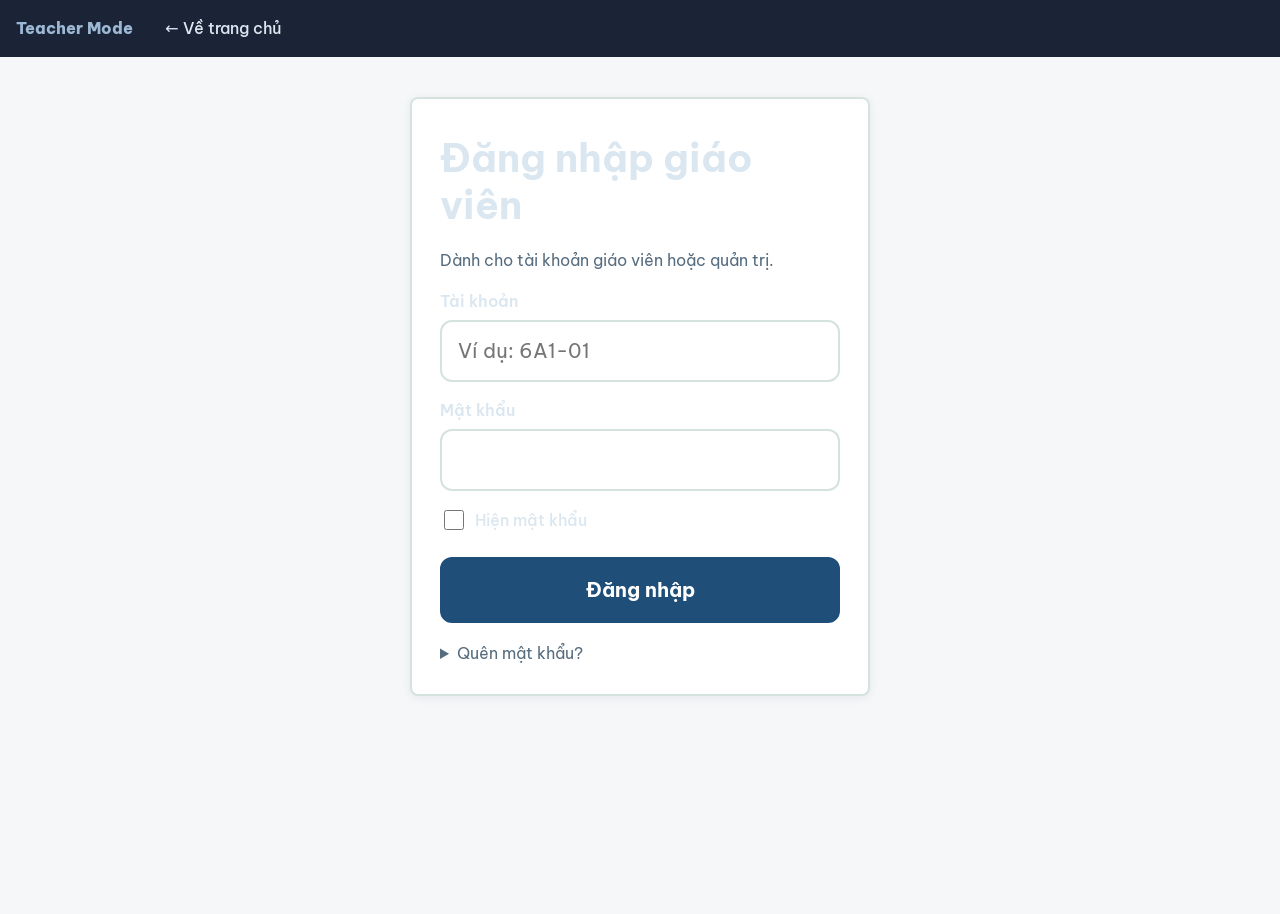
<file: teacher/index.html>
<!DOCTYPE html>
<html lang="vi">
<head>
<meta charset="utf-8"><meta name="viewport" content="width=device-width, initial-scale=1">
<title>Teacher Mode – Tin học cùng Thầy Diễn</title>
<link rel="preconnect" href="https://fonts.googleapis.com"><link href="https://fonts.googleapis.com/css2?family=Be+Vietnam+Pro:wght@400;500;600;700;800&display=swap" rel="stylesheet">
<link rel="stylesheet" href="../assets/css/variables.css"><link rel="stylesheet" href="../assets/css/base.css"><link rel="stylesheet" href="../assets/css/components.css"><link rel="stylesheet" href="../assets/css/responsive.css"><link rel="stylesheet" href="../assets/css/teacher.css">
</head>
<body class="teacher">
<nav class="nav" aria-label="Menu giáo viên"><span class="logo">Teacher Mode</span><a href="../index.html">← Về trang chủ</a><span id="nav-user" class="nav-user"></span></nav>
<main class="page wide" id="teacher-root"></main>
<script src="../data/school-levels.js"></script>
<script src="../data/lessons.js"></script>
<script src="../assets/js/config.js"></script>
<script src="../assets/js/storage.js"></script>
<script src="../assets/js/session.js"></script>
<script src="../assets/js/auth-api.js"></script>
<script src="../assets/js/auth.js"></script>
<script src="../assets/js/login-ui.js"></script>
<script src="../assets/js/password-ui.js"></script>
<script src="../assets/js/teacher-api.js"></script>
<script src="../assets/js/teacher-csv.js"></script>
<script src="../assets/js/teacher-dashboard.js"></script>
<script src="../assets/js/teacher.js"></script>
</body>
</html>
</file>
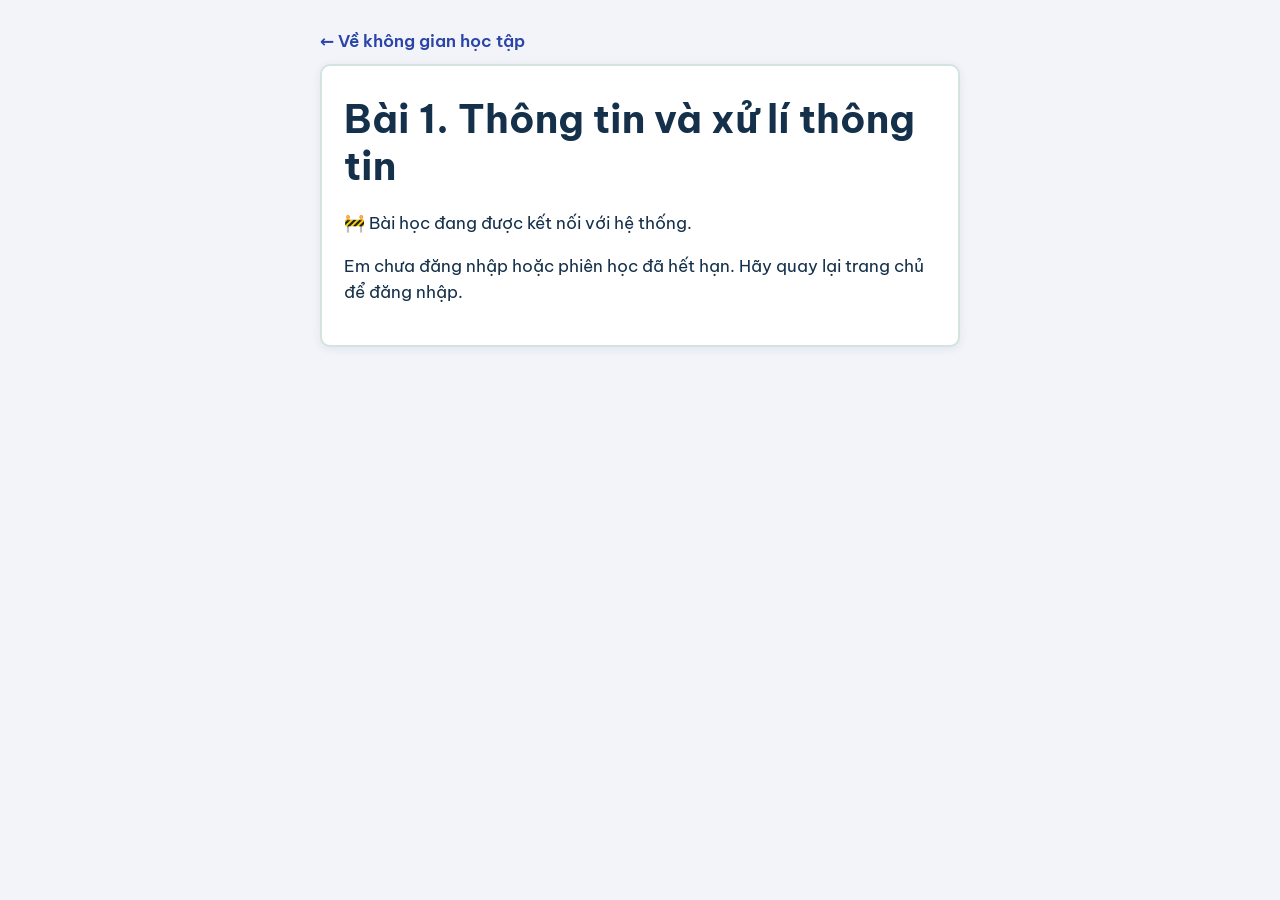
<file: lessons/grade10/bai1/index.html>
<!DOCTYPE html>
<html lang="vi">
<head>
<meta charset="utf-8"><meta name="viewport" content="width=device-width, initial-scale=1">
<title>Bài học mẫu – G10-B1</title>
<link rel="preconnect" href="https://fonts.googleapis.com"><link href="https://fonts.googleapis.com/css2?family=Be+Vietnam+Pro:wght@400;500;600;700;800&display=swap" rel="stylesheet">
<link rel="stylesheet" href="../../../assets/css/variables.css"><link rel="stylesheet" href="../../../assets/css/base.css"><link rel="stylesheet" href="../../../assets/css/components.css"><link rel="stylesheet" href="../../../assets/css/responsive.css">
</head>
<body data-lesson-id="G10-B1" data-level="THPT">
<main class="page narrow">
  <a class="back" href="../../../index.html#/dashboard">← Về không gian học tập</a>
  <div class="card prose">
    <h1 id="f-lesson"></h1>
    <p>🚧 Bài học đang được kết nối với hệ thống.</p>
    <p id="no-session" hidden>Em chưa đăng nhập hoặc phiên học đã hết hạn. Hãy quay lại trang chủ để đăng nhập.</p>
    <table id="info">
      <tr><th scope="row">StudentUID</th><td id="f-studentUid"></td></tr>
      <tr><th scope="row">StudentID</th><td id="f-studentId"></td></tr>
      <tr><th scope="row">Họ tên</th><td id="f-fullName"></td></tr>
      <tr><th scope="row">Lớp</th><td id="f-classId"></td></tr>
      <tr><th scope="row">Khối</th><td id="f-grade"></td></tr>
      <tr><th scope="row">LessonID</th><td id="f-lessonId"></td></tr>
    </table>
  </div>
</main>
<script src="../../../data/lessons.js"></script>
<script src="../../../assets/js/lesson-bridge.js"></script>
<script src="../../../assets/js/lesson-placeholder.js"></script>
</body>
</html>
</file>
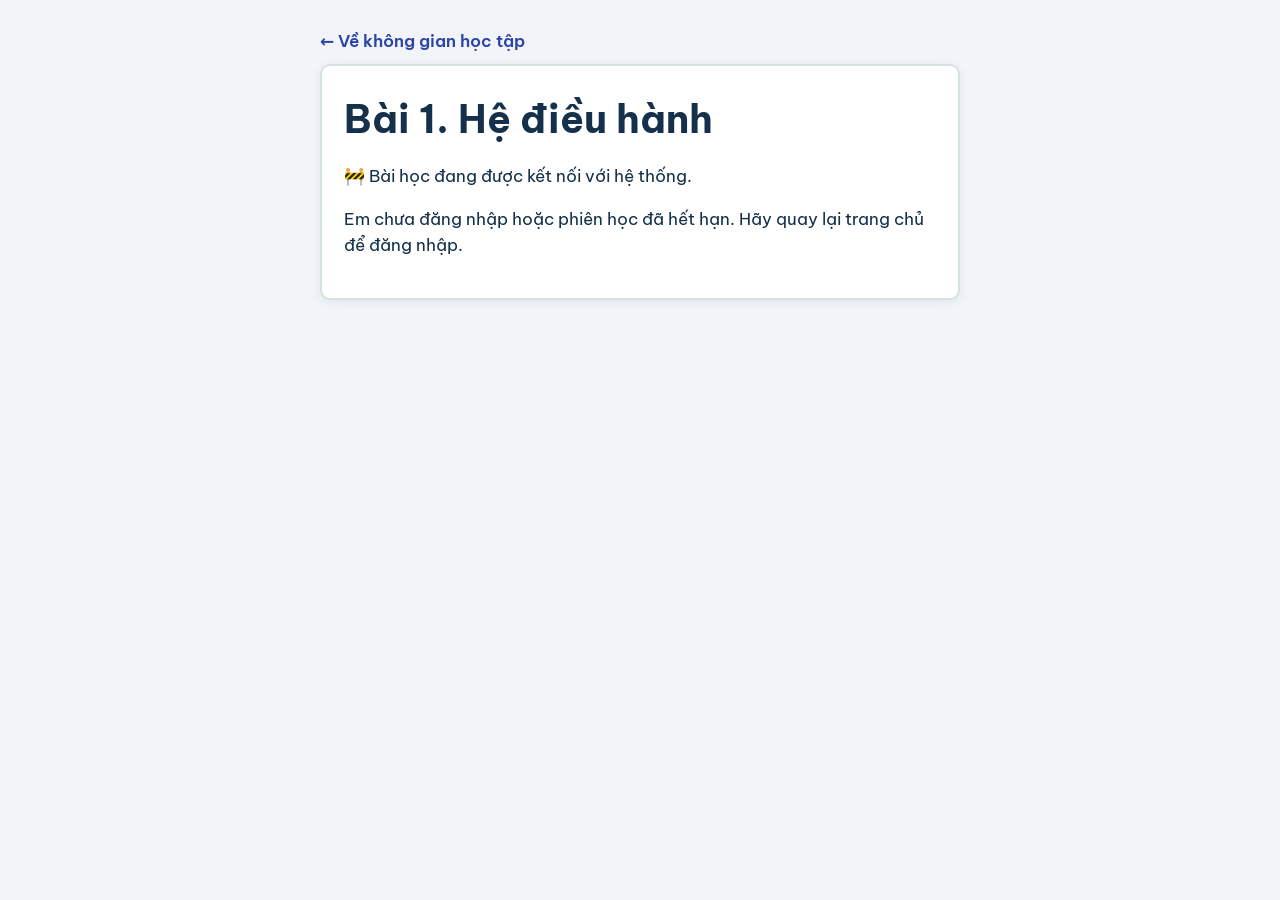
<file: lessons/grade11/bai1/index.html>
<!DOCTYPE html>
<html lang="vi">
<head>
<meta charset="utf-8"><meta name="viewport" content="width=device-width, initial-scale=1">
<title>Bài học mẫu – G11-B1</title>
<link rel="preconnect" href="https://fonts.googleapis.com"><link href="https://fonts.googleapis.com/css2?family=Be+Vietnam+Pro:wght@400;500;600;700;800&display=swap" rel="stylesheet">
<link rel="stylesheet" href="../../../assets/css/variables.css"><link rel="stylesheet" href="../../../assets/css/base.css"><link rel="stylesheet" href="../../../assets/css/components.css"><link rel="stylesheet" href="../../../assets/css/responsive.css">
</head>
<body data-lesson-id="G11-B1" data-level="THPT">
<main class="page narrow">
  <a class="back" href="../../../index.html#/dashboard">← Về không gian học tập</a>
  <div class="card prose">
    <h1 id="f-lesson"></h1>
    <p>🚧 Bài học đang được kết nối với hệ thống.</p>
    <p id="no-session" hidden>Em chưa đăng nhập hoặc phiên học đã hết hạn. Hãy quay lại trang chủ để đăng nhập.</p>
    <table id="info">
      <tr><th scope="row">StudentUID</th><td id="f-studentUid"></td></tr>
      <tr><th scope="row">StudentID</th><td id="f-studentId"></td></tr>
      <tr><th scope="row">Họ tên</th><td id="f-fullName"></td></tr>
      <tr><th scope="row">Lớp</th><td id="f-classId"></td></tr>
      <tr><th scope="row">Khối</th><td id="f-grade"></td></tr>
      <tr><th scope="row">LessonID</th><td id="f-lessonId"></td></tr>
    </table>
  </div>
</main>
<script src="../../../data/lessons.js"></script>
<script src="../../../assets/js/lesson-bridge.js"></script>
<script src="../../../assets/js/lesson-placeholder.js"></script>
</body>
</html>
</file>
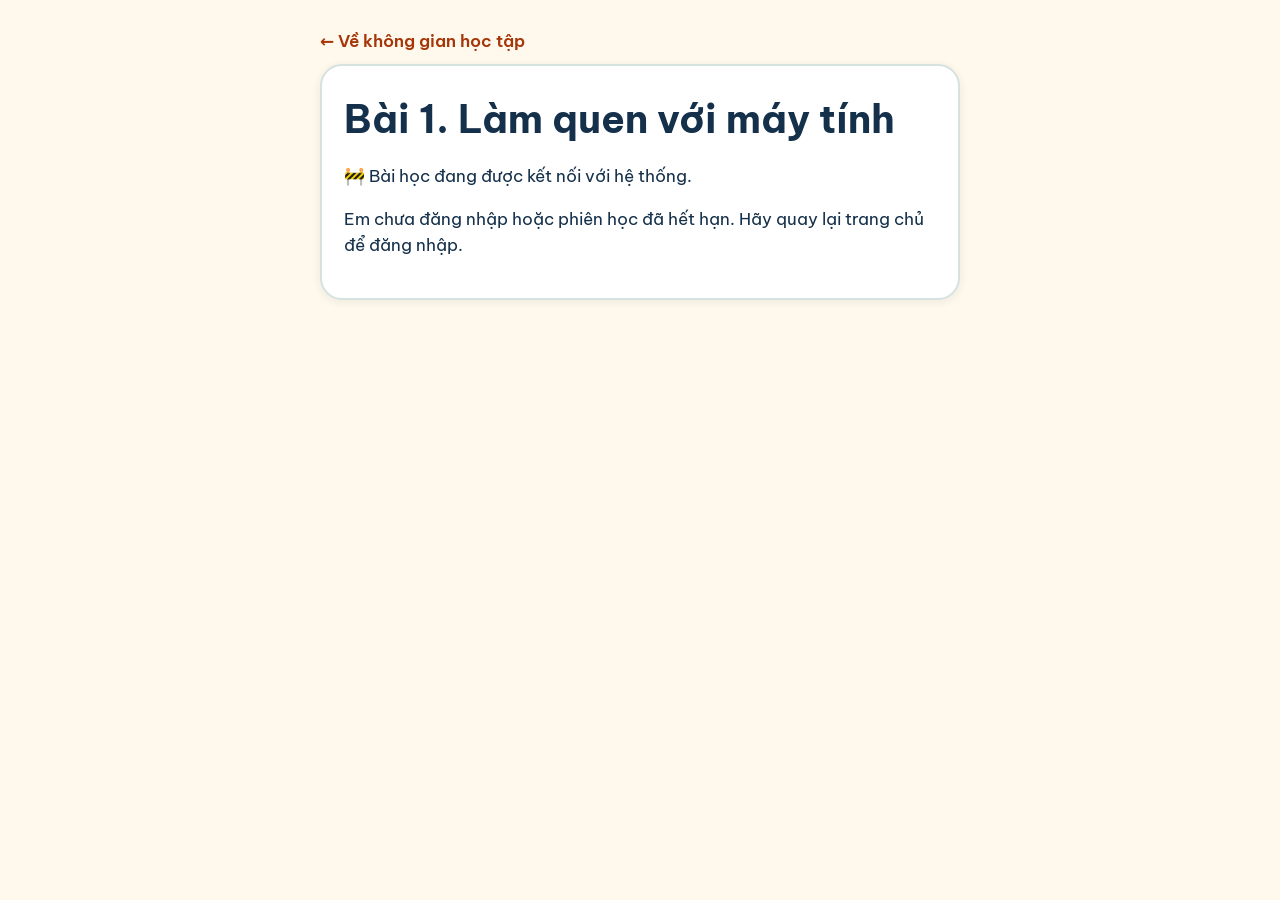
<file: lessons/grade4/bai1/index.html>
<!DOCTYPE html>
<html lang="vi">
<head>
<meta charset="utf-8"><meta name="viewport" content="width=device-width, initial-scale=1">
<title>Bài học mẫu – G4-B1</title>
<link rel="preconnect" href="https://fonts.googleapis.com"><link href="https://fonts.googleapis.com/css2?family=Be+Vietnam+Pro:wght@400;500;600;700;800&display=swap" rel="stylesheet">
<link rel="stylesheet" href="../../../assets/css/variables.css"><link rel="stylesheet" href="../../../assets/css/base.css"><link rel="stylesheet" href="../../../assets/css/components.css"><link rel="stylesheet" href="../../../assets/css/responsive.css">
</head>
<body data-lesson-id="G4-B1" data-level="TIEUHOC">
<main class="page narrow">
  <a class="back" href="../../../index.html#/dashboard">← Về không gian học tập</a>
  <div class="card prose">
    <h1 id="f-lesson"></h1>
    <p>🚧 Bài học đang được kết nối với hệ thống.</p>
    <p id="no-session" hidden>Em chưa đăng nhập hoặc phiên học đã hết hạn. Hãy quay lại trang chủ để đăng nhập.</p>
    <table id="info">
      <tr><th scope="row">StudentUID</th><td id="f-studentUid"></td></tr>
      <tr><th scope="row">StudentID</th><td id="f-studentId"></td></tr>
      <tr><th scope="row">Họ tên</th><td id="f-fullName"></td></tr>
      <tr><th scope="row">Lớp</th><td id="f-classId"></td></tr>
      <tr><th scope="row">Khối</th><td id="f-grade"></td></tr>
      <tr><th scope="row">LessonID</th><td id="f-lessonId"></td></tr>
    </table>
  </div>
</main>
<script src="../../../data/lessons.js"></script>
<script src="../../../assets/js/lesson-bridge.js"></script>
<script src="../../../assets/js/lesson-placeholder.js"></script>
</body>
</html>
</file>
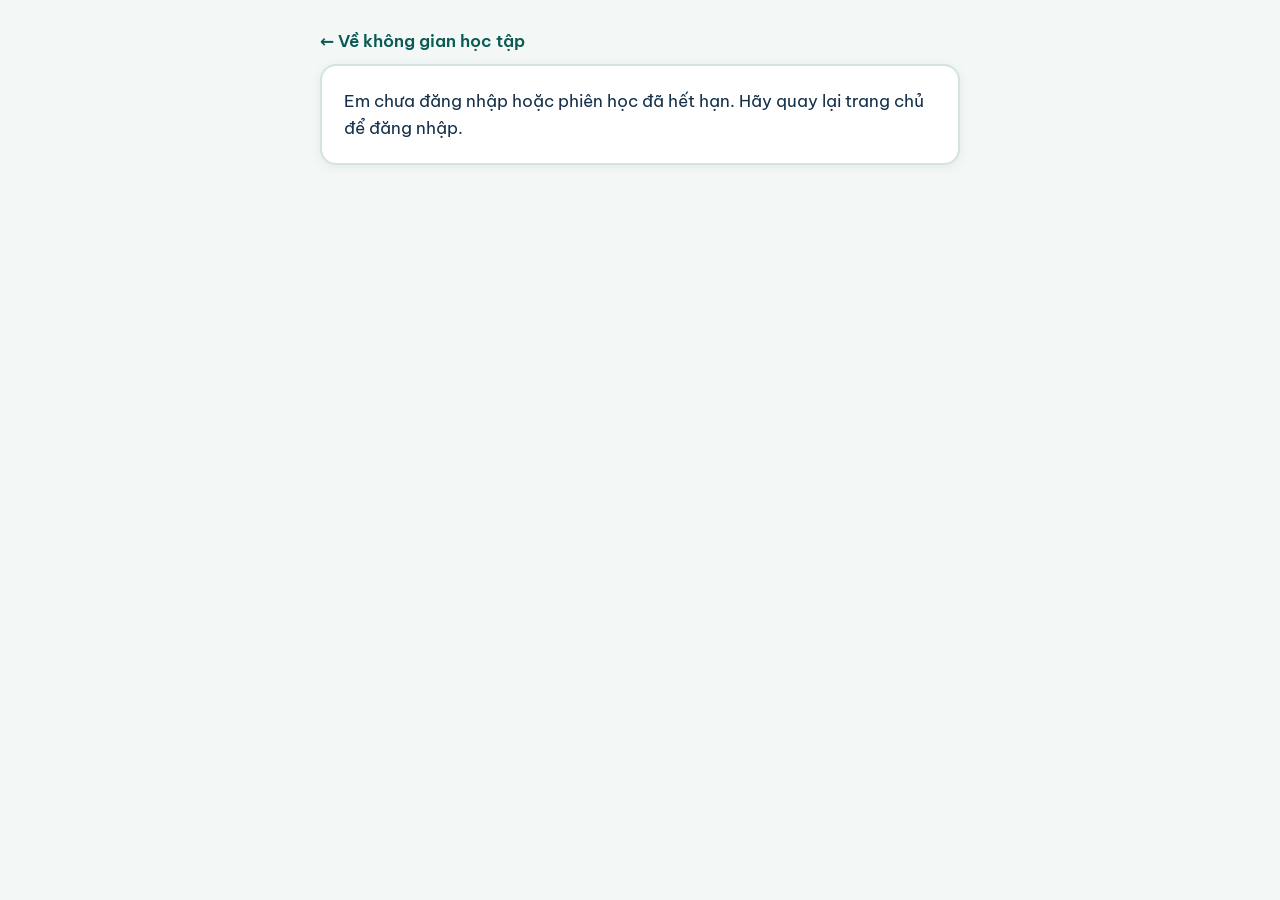
<file: lessons/grade6/bai3/index.html>
<!DOCTYPE html>
<html lang="vi">
<head>
<meta charset="utf-8"><meta name="viewport" content="width=device-width, initial-scale=1">
<title>Bài 3. Thông tin trong máy tính (G6-L03)</title>
<link rel="preconnect" href="https://fonts.googleapis.com"><link href="https://fonts.googleapis.com/css2?family=Be+Vietnam+Pro:wght@400;500;600;700;800&display=swap" rel="stylesheet">
<link rel="stylesheet" href="../../../assets/css/variables.css"><link rel="stylesheet" href="../../../assets/css/base.css"><link rel="stylesheet" href="../../../assets/css/components.css"><link rel="stylesheet" href="../../../assets/css/responsive.css">
</head>
<body data-lesson-id="G6-L03" data-legacy-lesson-id="G6-B3" data-level="THCS" data-golden-json="../../../data/lessons/G6-L03.golden.json">
<main class="page narrow">
  <a class="back" href="../../../index.html#/dashboard">← Về không gian học tập</a>
  <div class="card prose" id="lesson-root">
    <div id="lesson-loading" role="status">Đang tải dữ liệu bài học...</div>
    <div id="lesson-error" class="alert error" hidden></div>
    <div id="no-session" hidden>Em chưa đăng nhập hoặc phiên học đã hết hạn. Hãy quay lại trang chủ để đăng nhập.</div>
    <div id="lesson-host" hidden></div>
  </div>
</main>
<script src="../../../data/lessons.js"></script>
<script src="../../../assets/js/config.js"></script>
<script src="../../../assets/js/storage.js"></script>
<script src="../../../assets/js/session.js"></script>
<script src="../../../assets/js/auth-api.js"></script>
<script src="../../../assets/js/api-client.js"></script>
<script src="../../../assets/js/sync-manager.js"></script>
<script src="../../../assets/js/progress-service.js"></script>
<script src="../../../assets/js/response-service.js"></script>
<script src="../../../assets/js/learning-timer.js"></script>
<script src="../../../assets/js/lesson-bridge.js"></script>
<script src="../../../assets/js/golden-lesson-renderer.js"></script>
</body>
</html>
</file>
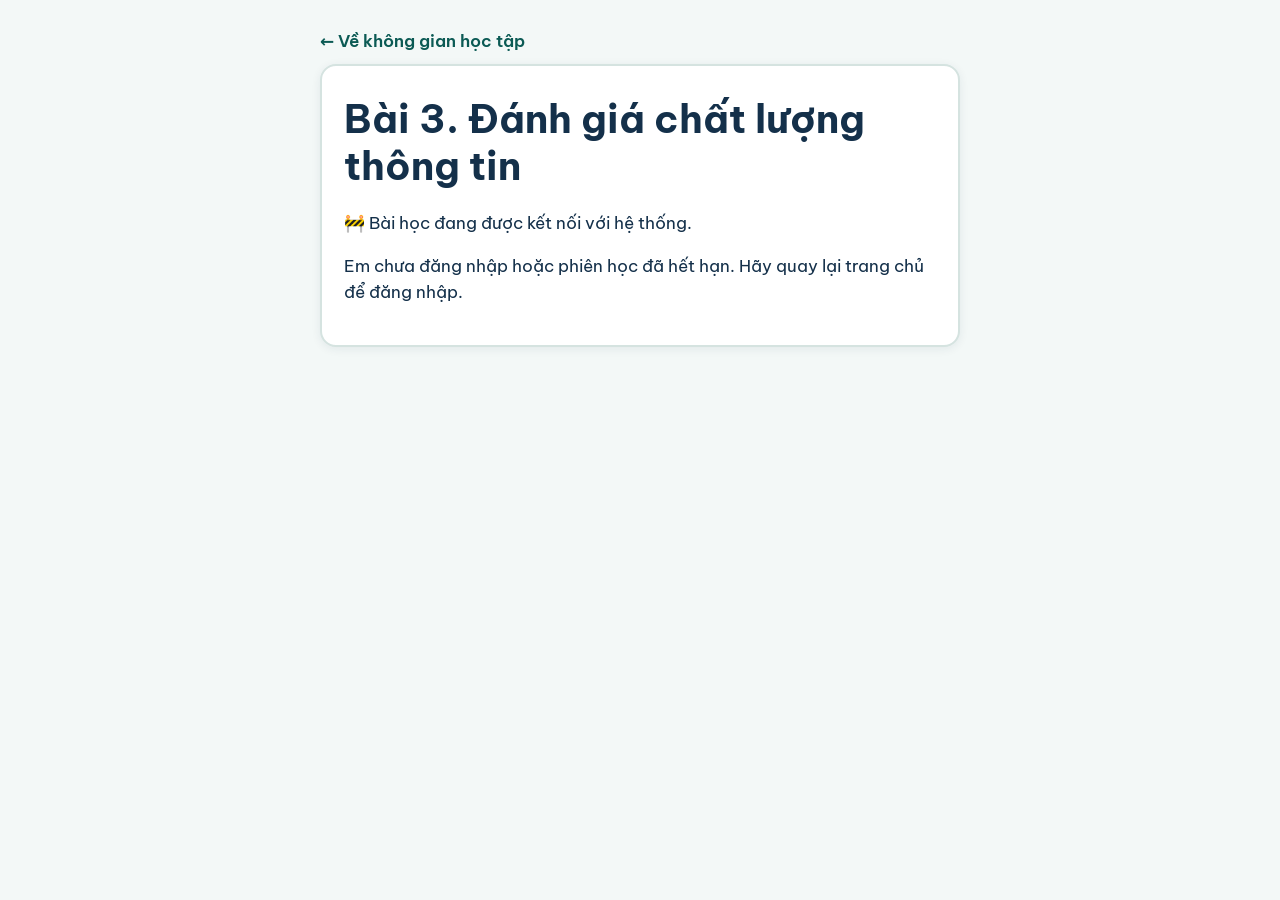
<file: lessons/grade9/bai3/index.html>
<!DOCTYPE html>
<html lang="vi">
<head>
<meta charset="utf-8"><meta name="viewport" content="width=device-width, initial-scale=1">
<title>Bài học mẫu – G9-B3</title>
<link rel="preconnect" href="https://fonts.googleapis.com"><link href="https://fonts.googleapis.com/css2?family=Be+Vietnam+Pro:wght@400;500;600;700;800&display=swap" rel="stylesheet">
<link rel="stylesheet" href="../../../assets/css/variables.css"><link rel="stylesheet" href="../../../assets/css/base.css"><link rel="stylesheet" href="../../../assets/css/components.css"><link rel="stylesheet" href="../../../assets/css/responsive.css">
</head>
<body data-lesson-id="G9-B3" data-level="THCS">
<main class="page narrow">
  <a class="back" href="../../../index.html#/dashboard">← Về không gian học tập</a>
  <div class="card prose">
    <h1 id="f-lesson"></h1>
    <p>🚧 Bài học đang được kết nối với hệ thống.</p>
    <p id="no-session" hidden>Em chưa đăng nhập hoặc phiên học đã hết hạn. Hãy quay lại trang chủ để đăng nhập.</p>
    <table id="info">
      <tr><th scope="row">StudentUID</th><td id="f-studentUid"></td></tr>
      <tr><th scope="row">StudentID</th><td id="f-studentId"></td></tr>
      <tr><th scope="row">Họ tên</th><td id="f-fullName"></td></tr>
      <tr><th scope="row">Lớp</th><td id="f-classId"></td></tr>
      <tr><th scope="row">Khối</th><td id="f-grade"></td></tr>
      <tr><th scope="row">LessonID</th><td id="f-lessonId"></td></tr>
    </table>
  </div>
</main>
<script src="../../../data/lessons.js"></script>
<script src="../../../assets/js/lesson-bridge.js"></script>
<script src="../../../assets/js/lesson-placeholder.js"></script>
</body>
</html>
</file>
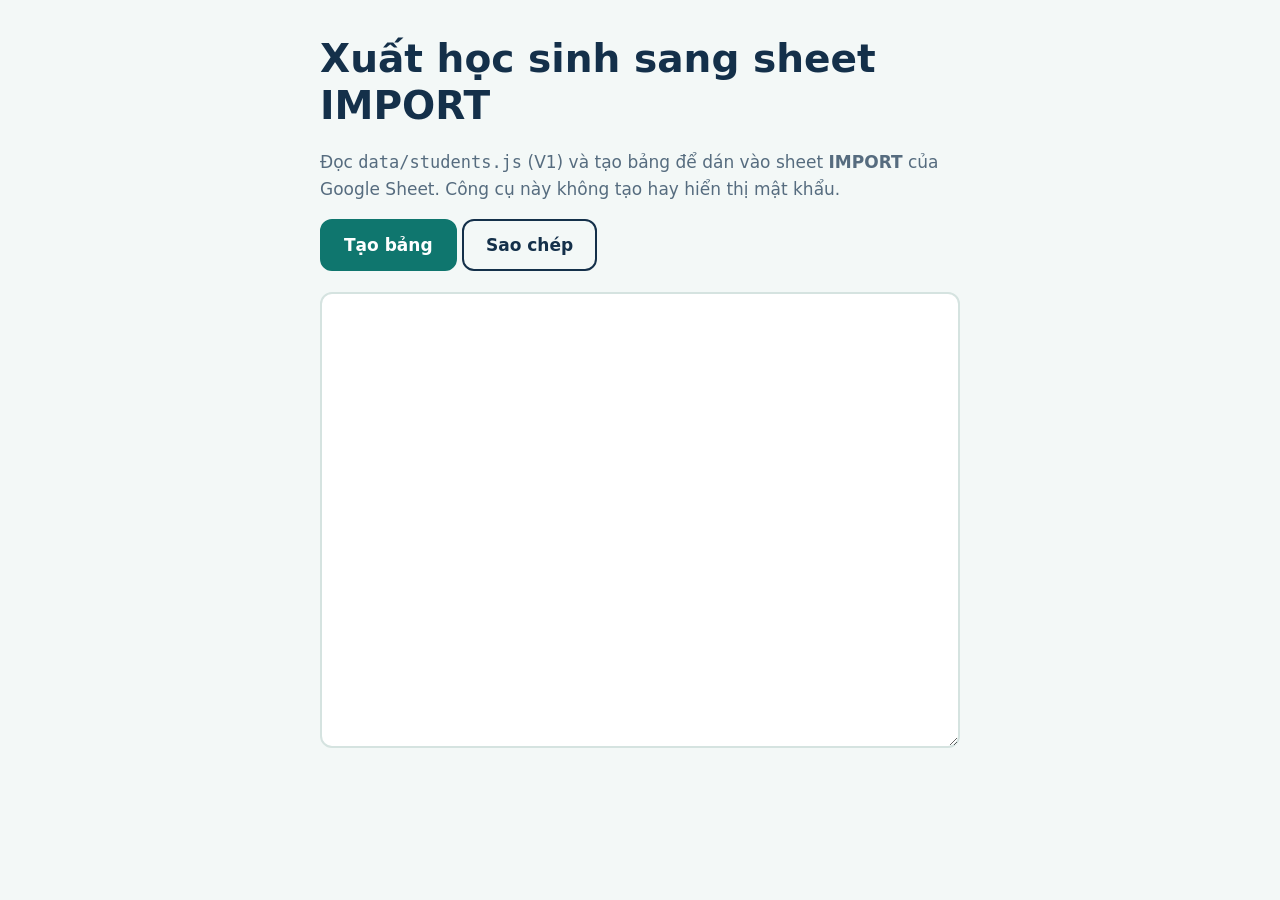
<file: tools/export-students.html>
<!DOCTYPE html>
<html lang="vi"><head><meta charset="utf-8"><meta name="viewport" content="width=device-width, initial-scale=1">
<title>Công cụ migration V1 → V1.1</title>
<link rel="stylesheet" href="../assets/css/variables.css"><link rel="stylesheet" href="../assets/css/base.css"><link rel="stylesheet" href="../assets/css/components.css">
</head><body><main class="page narrow">
<h1>Xuất học sinh sang sheet IMPORT</h1>
<p class="muted">Đọc <code>data/students.js</code> (V1) và tạo bảng để dán vào sheet <strong>IMPORT</strong> của Google Sheet. Công cụ này không tạo hay hiển thị mật khẩu.</p>
<p><button class="btn" id="go">Tạo bảng</button> <button class="btn ghost" id="copy">Sao chép</button></p>
<textarea id="out" class="input" rows="14" readonly spellcheck="false"></textarea>
<script src="../data/students.js"></script>
<script src="../assets/js/config.js"></script>
<script src="export-students.js"></script>
</main></body></html>
</file>
<file: assets/css/variables.css>
/* Biến thiết kế. Theme theo cấp học: đổi body[data-level] -> đổi màu chủ đạo. */
:root{
  --primary:#0f766e; --primary-dark:#0b5a54; --secondary:#f5b73b; --background:#f3f8f7; --surface:#ffffff;
  --text:#14304a; --muted:#566c7f; --success:#15803d; --warning:#b45309; --danger:#b91c1c;
  --border:#d5e3e0; --border-radius:16px; --shadow:0 2px 10px rgba(20,48,74,.08);
  --font:"Be Vietnam Pro","Segoe UI",system-ui,sans-serif; --base-size:17px; --nav-bg:#14304a;
}
body[data-level="TIEUHOC"]{--primary:#d9480f;--primary-dark:#a53608;--secondary:#fcc419;--background:#fff8ec;--border-radius:22px;--base-size:19px}
body[data-level="THCS"]{--primary:#0f766e;--primary-dark:#0b5a54}
body[data-level="THPT"]{--primary:#3b5bdb;--primary-dark:#2b44a8;--secondary:#74c0fc;--background:#f2f4f9;--border-radius:10px;--nav-bg:#1b2437}
</file>
<file: assets/css/base.css>
*{box-sizing:border-box}
html{font-size:var(--base-size)}
body{margin:0;font-family:var(--font);background:var(--background);color:var(--text);line-height:1.55;min-height:100vh;display:flex;flex-direction:column;overflow-x:hidden}
.page{width:100%;max-width:1080px;margin:0 auto;padding:28px 20px 48px;flex:1}
.page.narrow{max-width:680px}
h1{font-size:clamp(1.5rem,4vw,2.3rem);line-height:1.2;margin:.2em 0 .5em}
h2{font-size:1.4rem;margin:1.4em 0 .6em}
h3{font-size:1.1rem;margin:.2em 0}
a{color:var(--primary-dark)}
.muted{color:var(--muted)}
:focus-visible{outline:3px solid var(--secondary);outline-offset:2px}
.skip{position:absolute;left:-999px;background:#fff;padding:8px 12px;z-index:20}.skip:focus{left:8px;top:8px}
.footer{text-align:center;padding:18px;color:var(--muted);font-size:.85rem}
.footer a{color:var(--muted)}
.nav{position:sticky;top:0;z-index:10;display:flex;align-items:center;gap:4px;padding:8px 16px;background:var(--nav-bg);overflow-x:auto}
.nav .logo{color:var(--secondary);font-weight:800;margin-right:14px;white-space:nowrap}
.nav a{color:#dbe7f0;text-decoration:none;padding:8px 14px;border-radius:10px;white-space:nowrap;font-weight:500;font-size:.95rem}
.nav a:hover{background:rgba(255,255,255,.12)}
.nav a[aria-current]{background:var(--secondary);color:#14304a;font-weight:700}
</file>
<file: assets/css/components.css>
.hero{background:var(--nav-bg);color:#fff;border-radius:calc(var(--border-radius) + 6px);padding:44px 36px;margin-bottom:28px;border-bottom:6px solid var(--secondary)}
.hero h1{margin:0 0 6px;letter-spacing:.5px}
.tagline{color:var(--secondary);font-size:1.2rem;font-weight:600;margin:0 0 4px}
.teacher{margin:0 0 14px;color:#dbe7f0}.intro{max-width:620px;margin:0 0 20px}
.grid{display:grid;grid-template-columns:repeat(auto-fill,minmax(190px,1fr));gap:16px}
.grid.levels{grid-template-columns:repeat(auto-fit,minmax(240px,1fr))}
.grid.names{grid-template-columns:repeat(auto-fill,minmax(230px,1fr))}
.grid.lessons{grid-template-columns:repeat(auto-fill,minmax(290px,1fr))}
.grid.two{grid-template-columns:repeat(auto-fit,minmax(240px,1fr));margin-top:24px}
.card{background:var(--surface);border:2px solid var(--border);border-radius:var(--border-radius);padding:22px;box-shadow:var(--shadow);color:var(--text)}
a.card,button.card{text-decoration:none;display:flex;flex-direction:column;align-items:center;text-align:center;gap:4px;transition:border-color .15s}
a.card:hover{border-color:var(--primary)}
.choice .ico{font-size:2.6rem}.choice strong{font-size:1.4rem}.choice small{color:var(--muted)}
.card.name{padding:18px;font-weight:600;justify-content:center}
.lesson{display:flex;flex-direction:column;align-items:flex-start;gap:10px}.lesson p{margin:0 0 6px;color:var(--muted);flex:1}
.badge{display:inline-block;font-size:.8rem;font-weight:600;padding:3px 12px;border-radius:99px;background:#eef3f2;color:var(--text);border:1px solid var(--border)}
.btn{display:inline-block;font:inherit;font-weight:700;font-size:1rem;background:var(--primary);color:#fff;border:2px solid var(--primary);border-radius:12px;padding:11px 22px;cursor:pointer;text-decoration:none}
.btn:hover{background:var(--primary-dark);border-color:var(--primary-dark)}
.btn:disabled{background:#e2e8e7;border-color:#e2e8e7;color:#566c7f;cursor:not-allowed}
.btn.ghost{background:transparent;color:var(--text);border-color:var(--text)}.btn.ghost:hover{background:var(--text);color:#fff}
.btn.accent{background:var(--secondary);border-color:var(--secondary);color:#14304a}
.btn.small{padding:5px 12px;font-size:.85rem}
.back{display:inline-block;margin-bottom:10px;font-weight:600;text-decoration:none}
.welcome{display:flex;justify-content:space-between;align-items:center;flex-wrap:wrap;gap:12px;background:var(--surface);border:2px solid var(--secondary);border-radius:var(--border-radius);padding:18px 24px;margin-bottom:18px}
.welcome h1{margin:0}.welcome p{margin:2px 0 0;color:var(--muted)}
.resume{display:flex;flex-wrap:wrap;align-items:center;gap:14px;background:var(--surface);border-left:6px solid var(--secondary);border-radius:var(--border-radius);padding:14px 20px;box-shadow:var(--shadow)}
.resume p{margin:0;color:var(--muted)}
.profile{max-width:520px}.profile p{margin:.35em 0;font-size:1.1rem}.actions{display:flex;flex-wrap:wrap;gap:12px;margin-top:20px}
.soon{align-items:flex-start;text-align:left;gap:8px}
.empty{text-align:center;background:var(--surface);border:2px dashed var(--border);border-radius:var(--border-radius);padding:44px 20px}
.empty-icon{font-size:2.4rem;margin:0}
.prose ul{padding-left:1.2em}
.prose table,.card table{width:100%;border-collapse:collapse}
.toast{position:fixed;left:50%;bottom:24px;transform:translateX(-50%);background:var(--danger);color:#fff;padding:12px 22px;border-radius:12px;z-index:30;max-width:90%}
/* Teacher Mode */
.stats{grid-template-columns:repeat(auto-fit,minmax(130px,1fr))}.stat{text-align:center;padding:16px}.stat strong{font-size:2rem;display:block}.stat small{color:var(--muted)}
.filters{display:flex;flex-wrap:wrap;gap:14px}.filters label{font-weight:600;display:flex;flex-direction:column;gap:4px}
select{font:inherit;padding:8px 12px;border-radius:8px;border:2px solid var(--border);background:#fff;min-width:150px}
.table-wrap{overflow-x:auto}
table{background:var(--surface)}
th,td{padding:9px 12px;border-bottom:1px solid var(--border);text-align:left;font-size:.9rem}
thead th{background:var(--nav-bg);color:#fff}.url{word-break:break-all;color:var(--muted)}
/* V1.1 – đăng nhập / tài khoản */
.nav-user{margin-left:auto;display:flex;align-items:center;gap:10px;color:#dbe7f0;white-space:nowrap}
.btn.ghost-light{background:transparent;border-color:#dbe7f0;color:#dbe7f0}.btn.ghost-light:hover{background:#dbe7f0;color:#14304a}
.auth-card{max-width:460px;margin:12px auto;background:var(--surface);border:2px solid var(--border);border-radius:var(--border-radius);padding:28px;box-shadow:var(--shadow)}
.auth-card label{display:block;font-weight:600;margin:16px 0 6px}
.input{width:100%;font:inherit;font-size:1.15rem;padding:14px 16px;border:2px solid var(--border);border-radius:12px;background:#fff;color:var(--text)}
.input:focus{border-color:var(--primary)}
.check{display:flex!important;align-items:center;gap:8px;font-weight:500!important}.check input{width:20px;height:20px}
.btn.big{width:100%;margin-top:18px;font-size:1.2rem;padding:15px}
.alert{background:#fdecec;border:2px solid #f3b5b5;color:#7f1d1d;border-radius:12px;padding:12px 16px;margin:14px 0}
.forgot{margin-top:18px;color:var(--muted)}.forgot summary{cursor:pointer}
.reveal{border-color:var(--secondary);margin:16px 0}.temp-pass{font:700 1.8rem ui-monospace,Consolas,monospace;letter-spacing:.08em;margin:6px 0;user-select:all}
.row-actions{display:flex;gap:6px;flex-wrap:wrap}
/* V2 – bài học có lưu tiến độ */
.bar{height:10px;background:var(--border);border-radius:99px;overflow:hidden;margin:8px 0}.bar-fill{height:100%;background:var(--primary);transition:width .3s}
.sync{font-size:.85rem;color:var(--muted)}.sync[data-state="pending"],.sync[data-state="auth"]{color:var(--warning);font-weight:600}
textarea.input,select{margin:4px 0 10px}
</file>
<file: assets/css/responsive.css>
@media (max-width:640px){
  .page{padding:20px 14px 40px}
  .hero{padding:28px 20px}
  .grid,.grid.names{grid-template-columns:repeat(auto-fill,minmax(150px,1fr))}
  .grid.lessons{grid-template-columns:1fr}
}
@media (prefers-reduced-motion:reduce){*{transition:none!important;scroll-behavior:auto!important}}
</file>
<file: assets/css/teacher.css>
/* Teacher Mode (V3): gọn, nhiều khoảng trắng, ít màu – khác giao diện học sinh. */
body.teacher{--primary:#1f4e79;--primary-dark:#163a5a;--secondary:#9cb8d3;--background:#f6f7f9;--border-radius:8px;--nav-bg:#1b2437;--base-size:16px;font-size:16px}
body.teacher .page.wide{max-width:1240px}
.t-head{display:flex;flex-wrap:wrap;justify-content:space-between;align-items:flex-end;gap:12px;margin-bottom:12px}
.t-head h1{font-size:1.6rem;margin:0;letter-spacing:.04em}.t-head p{margin:2px 0 0}
.tabs{display:flex;flex-wrap:wrap;gap:4px;border-bottom:2px solid var(--border);margin:14px 0}
.tab{font:inherit;background:none;border:0;border-bottom:3px solid transparent;margin-bottom:-2px;padding:9px 14px;cursor:pointer;color:var(--muted);font-weight:600}
.tab[aria-selected="true"]{color:var(--primary-dark);border-bottom-color:var(--primary-dark)}
.t-head .tabs{margin:0}
.filters{display:flex;flex-wrap:wrap;gap:6px 14px;align-items:center;background:#fff;border:1px solid var(--border);border-radius:var(--border-radius);padding:12px 14px}
.filters label{font-weight:600;font-size:.85rem;color:var(--muted)}
select,input[type=search]{font:inherit;padding:7px 10px;border:1px solid #b9c4cf;border-radius:6px;background:#fff;color:var(--text);min-width:120px}
.dash-bar{display:flex;flex-wrap:wrap;justify-content:space-between;align-items:flex-end;gap:10px;margin:18px 0 0}
.dash-bar h2{margin:0;font-size:1.3rem}.dash-bar p{margin:0}
.dash-tools{display:flex;flex-wrap:wrap;align-items:center;gap:8px}#stamp{font-size:.85rem;color:var(--muted)}
.panel{background:#fff;border:1px solid var(--border);border-radius:var(--border-radius);padding:18px 20px;margin-bottom:24px}
.panel h3{margin:1.2em 0 .5em;font-size:1.05rem}.panel h3:first-child{margin-top:0}
.stats{display:grid;grid-template-columns:repeat(auto-fit,minmax(130px,1fr));gap:10px;margin:0 0 6px}
.stat{border:1px solid var(--border);border-radius:var(--border-radius);padding:12px 14px;background:#fbfcfd}
.stat strong{display:block;font-size:1.8rem;line-height:1.1}.stat span{font-size:.85rem;color:var(--muted)}
.two-col{display:grid;grid-template-columns:1fr 1fr;gap:24px}
.dist,.act-list,.attention,.live,.q-list,.acts,.timeline{list-style:none;padding:0;margin:0}
.dist li,.act-list li{display:grid;grid-template-columns:130px 1fr auto;align-items:center;gap:10px;padding:4px 0}
.act-list li{grid-template-columns:200px 1fr auto}
.bar{display:inline-block;vertical-align:middle;width:100%;min-width:60px;max-width:160px;height:10px;border-radius:5px;background:#e3e8ee;overflow:hidden}
.dist .bar,.act-list .bar{max-width:none}.bar>span{display:block;height:100%;background:var(--primary);border-radius:5px}
.lbl{font-size:.9rem}.cnt{font-size:.85rem;color:var(--muted);white-space:nowrap}
.kv{display:grid;grid-template-columns:max-content 1fr;gap:4px 16px;margin:0}.kv dt{color:var(--muted)}.kv dd{margin:0;font-weight:600}
.small-note{font-size:.82rem}
.attention li{padding:6px 0;border-bottom:1px solid #eef1f4}
.tag{display:inline-block;font-size:.75rem;font-weight:700;padding:1px 8px;border-radius:99px;border:1px solid #8a97a6;background:#fff;color:var(--text)}
.tag.support{border-color:#b45309;background:#fff7ed;color:#7c2d12}.tag.watch{border-color:#5b7285}
.link{font:inherit;background:none;border:0;padding:0;color:var(--primary-dark);text-decoration:underline;cursor:pointer;text-align:left}
.table-head{display:flex;flex-wrap:wrap;justify-content:space-between;align-items:center;gap:10px;margin-top:14px}
.table-head h3{margin:0}.table-tools{display:flex;flex-wrap:wrap;gap:8px;align-items:center}
.sr{position:absolute;width:1px;height:1px;overflow:hidden;clip:rect(0 0 0 0);white-space:nowrap}
table.stack td,table.stack th{vertical-align:top}
.empty-note{background:#f3f6f9;border:1px dashed #b9c4cf;border-radius:var(--border-radius);padding:18px;text-align:center;color:var(--muted);margin:12px 0}
.empty-note.error{border-color:#d4a0a0;color:#7f1d1d;background:#fdf3f3}
.loading{padding:14px 0}
.class-grid{display:grid;grid-template-columns:repeat(auto-fill,minmax(230px,1fr));gap:14px;margin-top:10px}
.class-card{background:#fff;border:1px solid var(--border);border-radius:var(--border-radius);padding:16px 18px}.class-card h3{margin:0 0 4px;font-size:1.3rem}.class-card p{margin:3px 0}
.chips{display:flex;flex-wrap:wrap;gap:6px;margin-top:4px}.chip{border:1px solid #b9c4cf;border-radius:6px;padding:1px 8px;font-size:.82rem;background:#f6f8fa}
.q-list li{padding:10px 0;border-bottom:1px solid #eef1f4}
.live li{display:grid;grid-template-columns:200px 1fr auto;gap:12px;padding:7px 0;border-bottom:1px solid #eef1f4}
.side{position:fixed;top:0;right:0;bottom:0;width:min(640px,100%);background:#fff;border-left:1px solid #b9c4cf;box-shadow:-8px 0 24px rgba(0,0,0,.12);z-index:40;overflow-y:auto}
.side[hidden]{display:none}.side-inner{padding:20px 24px 40px}.side .close{float:right}
.side h4{margin:1.2em 0 .4em}.timeline li{padding:3px 0}.timeline time{display:inline-block;min-width:3.2em;font-weight:700}
@media (max-width:900px){.two-col{grid-template-columns:1fr}.dist li{grid-template-columns:90px 1fr auto}.act-list li{grid-template-columns:1fr}.live li{grid-template-columns:1fr}}
/* Bảng thành thẻ trên điện thoại */
@media (max-width:760px){
  table.stack thead{position:absolute;left:-9999px}
  table.stack,table.stack tbody,table.stack tr,table.stack td,table.stack th[scope=row]{display:block;width:100%}
  table.stack tr{border:1px solid var(--border);border-radius:8px;margin:0 0 10px;padding:6px 10px;background:#fff}
  table.stack td,table.stack th[scope=row]{border:0;padding:3px 0;background:none;color:inherit;font-weight:inherit;font-size:.92rem}
  table.stack [data-label]::before{content:attr(data-label) ": ";font-weight:600;color:var(--muted)}
  table.stack th[scope=row]{font-weight:700}
}
</file>
